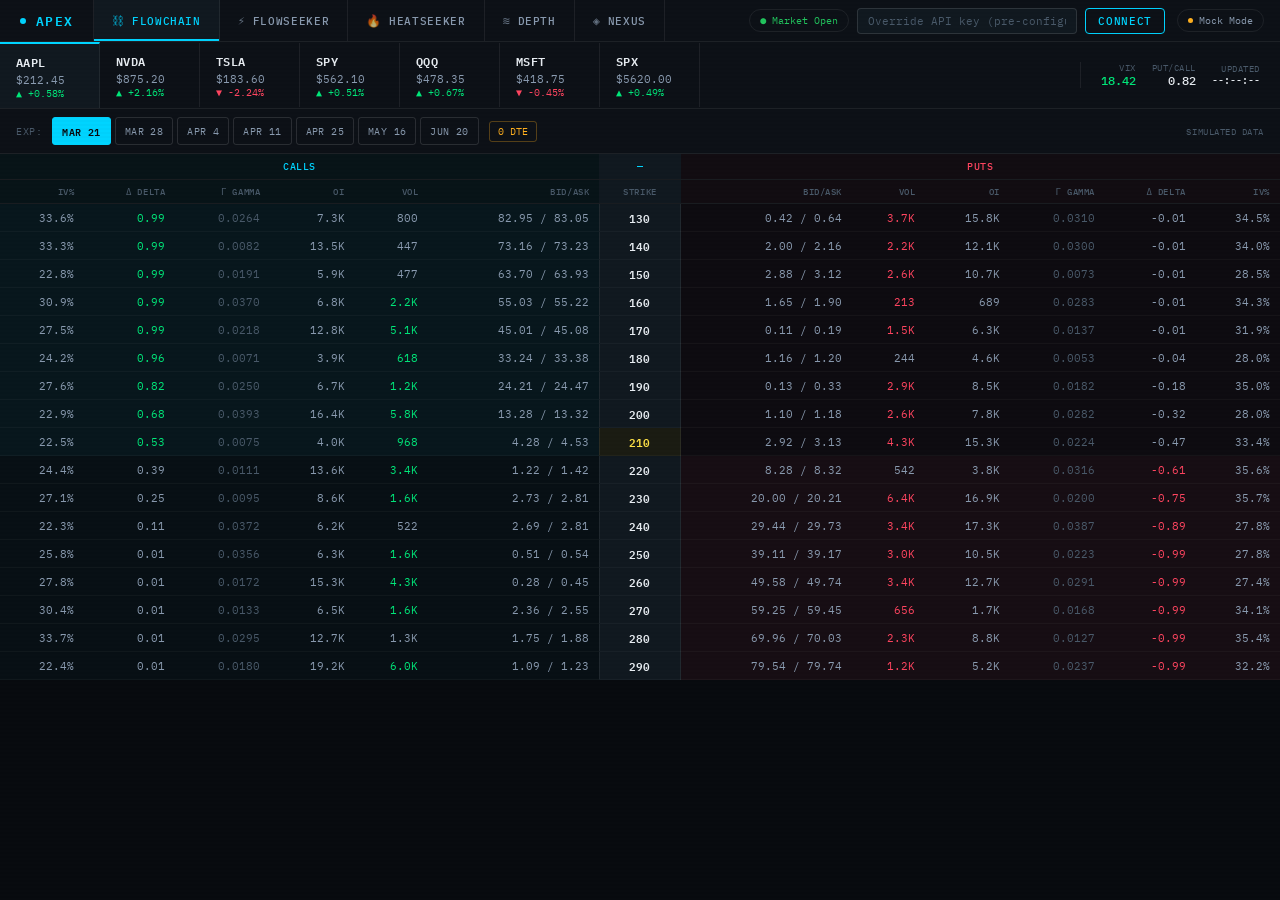
<file: apex-terminal 2/index.html>
<!DOCTYPE html>
<html lang="en">
<head>
  <meta charset="UTF-8">
  <meta name="viewport" content="width=device-width, initial-scale=1.0">
  <title>Apex Terminal — Options Intelligence Platform</title>
  <link rel="preconnect" href="https://fonts.googleapis.com">
  <link href="https://fonts.googleapis.com/css2?family=IBM+Plex+Mono:wght@300;400;500;600&family=IBM+Plex+Sans:wght@300;400;500;600&display=swap" rel="stylesheet">
  <link rel="stylesheet" href="css/styles.css">
</head>
<body>

<!-- HEADER -->
<header>
  <div class="logo">
    <div class="logo-dot"></div>
    APEX
  </div>
  <nav class="nav-tabs">
    <div class="nav-tab active" onclick="switchPanel('chain',this)">
      <span class="tab-icon">⛓</span> FlowChain
    </div>
    <div class="nav-tab" onclick="switchPanel('flow',this)">
      <span class="tab-icon">⚡</span> FlowSeeker<span id="flowNewBadge" style="display:none;background:#ff4560;color:#fff;font-size:9px;font-weight:700;padding:1px 5px;border-radius:9px;margin-left:5px;font-family:var(--mono)">0</span>
    </div>
    <div class="nav-tab" onclick="switchPanel('heat',this)">
      <span class="tab-icon">🔥</span> HeatSeeker
    </div>
    <div class="nav-tab" onclick="switchPanel('depth',this)">
      <span class="tab-icon">≋</span> Depth
    </div>
    <div class="nav-tab" onclick="switchPanel('nexus',this)">
      <span class="tab-icon">◈</span> Nexus
    </div>
  </nav>
  <div class="header-right">
    <div class="api-setup">
      <span id="sessionBadge" style="font-family:var(--mono);font-size:10px;color:var(--text2);padding:4px 10px;border:1px solid var(--border);border-radius:20px;white-space:nowrap">Closed</span>
      <input type="password" class="api-input" id="apiKey" placeholder="Override API key (pre-configured)" autocomplete="off">
      <button class="connect-btn" onclick="connectAPI()">Connect</button>
    </div>
    <div class="status-pill" id="statusPill">
      <div class="status-dot" id="statusDot"></div>
      <span id="statusText">Mock Mode</span>
    </div>
  </div>
</header>

<!-- TICKER BAR -->
<div class="ticker-bar" id="tickerBar">
  <div class="ticker-btn active" onclick="setTicker('AAPL',this)" data-sym="AAPL">
    <span class="ticker-sym">AAPL</span>
    <span class="ticker-price" id="tb-price-AAPL">$212.45</span>
    <span class="ticker-chg up" id="tb-chg-AAPL">▲ +0.58%</span>
  </div>
  <div class="ticker-btn" onclick="setTicker('NVDA',this)" data-sym="NVDA">
    <span class="ticker-sym">NVDA</span>
    <span class="ticker-price" id="tb-price-NVDA">$875.20</span>
    <span class="ticker-chg up" id="tb-chg-NVDA">▲ +2.16%</span>
  </div>
  <div class="ticker-btn" onclick="setTicker('TSLA',this)" data-sym="TSLA">
    <span class="ticker-sym">TSLA</span>
    <span class="ticker-price" id="tb-price-TSLA">$183.60</span>
    <span class="ticker-chg dn" id="tb-chg-TSLA">▼ -2.24%</span>
  </div>
  <div class="ticker-btn" onclick="setTicker('SPY',this)" data-sym="SPY">
    <span class="ticker-sym">SPY</span>
    <span class="ticker-price" id="tb-price-SPY">$562.10</span>
    <span class="ticker-chg up" id="tb-chg-SPY">▲ +0.51%</span>
  </div>
  <div class="ticker-btn" onclick="setTicker('QQQ',this)" data-sym="QQQ">
    <span class="ticker-sym">QQQ</span>
    <span class="ticker-price" id="tb-price-QQQ">$478.35</span>
    <span class="ticker-chg up" id="tb-chg-QQQ">▲ +0.67%</span>
  </div>
  <div class="ticker-btn" onclick="setTicker('MSFT',this)" data-sym="MSFT">
    <span class="ticker-sym">MSFT</span>
    <span class="ticker-price" id="tb-price-MSFT">$418.75</span>
    <span class="ticker-chg dn" id="tb-chg-MSFT">▼ -0.45%</span>
  </div>
  <div class="ticker-btn" onclick="setTicker('SPX',this)" data-sym="SPX">
    <span class="ticker-sym">SPX</span>
    <span class="ticker-price" id="tb-price-SPX">$5620</span>
    <span class="ticker-chg up" id="tb-chg-SPX">▲ +0.49%</span>
  </div>
  <div class="ticker-bar-right">
    <div class="market-stat">
      <span class="ms-label">VIX</span>
      <span class="ms-val up" id="vix-val">18.42</span>
    </div>
    <div class="market-stat">
      <span class="ms-label">Put/Call</span>
      <span class="ms-val" id="pcr-val">0.82</span>
    </div>
    <div class="market-stat">
      <span class="ms-label">Updated</span>
      <span class="ms-val" id="update-time" style="font-size:10px">--:--:--</span>
    </div>
  </div>
</div>

<!-- ── FLOWCHAIN PANEL ── -->
<div id="panel-chain" class="panel active">
  <div class="chain-toolbar">
    <span class="toolbar-label">Exp:</span>
    <div class="exp-group" id="expGroup">
      <button class="exp-btn active">Loading...</button>
    </div>
    <span class="dte-badge" id="dteBadge">0 DTE</span>
    <span class="toolbar-label" style="margin-left:auto;font-size:9px" id="chainSource">simulated data</span>
  </div>
  <div id="chainErr"></div>
  <div class="chain-wrap">
    <table class="chain">
      <thead>
        <tr class="shead">
          <th colspan="6" class="call-h" style="text-align:center;font-size:10px;padding:5px">CALLS</th>
          <th class="str-h">—</th>
          <th colspan="6" class="put-h ph" style="text-align:center;font-size:10px;padding:5px">PUTS</th>
        </tr>
        <tr>
          <th class="call-h">IV%</th><th class="call-h">Δ Delta</th><th class="call-h">Γ Gamma</th>
          <th class="call-h">OI</th><th class="call-h">Vol</th><th class="call-h">Bid/Ask</th>
          <th class="str-h">STRIKE</th>
          <th class="put-h">Bid/Ask</th><th class="put-h">Vol</th><th class="put-h">OI</th>
          <th class="put-h">Γ Gamma</th><th class="put-h">Δ Delta</th><th class="put-h">IV%</th>
        </tr>
      </thead>
      <tbody id="chainBody"><tr><td colspan="13" class="loader">Select a ticker above to load options chain</td></tr></tbody>
    </table>
  </div>
</div>

<!-- ── FLOWSEEKER PANEL ── -->
<div id="panel-flow" class="panel">
  <div class="flow-toolbar">
    <span class="toolbar-label">Filter:</span>
    <button class="chip active" onclick="filterFlow('all',this)">All Flow</button>
    <button class="chip" onclick="filterFlow('call',this)">Calls Only</button>
    <button class="chip" onclick="filterFlow('put',this)">Puts Only</button>
    <button class="chip" onclick="filterFlow('sweep',this)">Sweeps</button>
    <button class="chip" onclick="filterFlow('block',this)">Blocks</button>
    <button class="chip" onclick="filterFlow('unusual',this)">Unusual</button>
    <button class="chip" onclick="filterFlow('bull',this)">Bullish</button>
    <button class="chip" onclick="filterFlow('bear',this)">Bearish</button>
    <span id="flowCount" style="font-size:10px;color:var(--text2);font-family:var(--mono)">0 alerts</span>
    <span id="flowStatus" style="font-size:10px;font-family:var(--mono);padding:3px 9px;border:1px solid var(--border);border-radius:3px;color:var(--text2);margin-left:8px">◌ Simulated</span>
  </div>
  <div id="flowErr"></div>
  <div class="flow-head">
    <div>TIME</div><div>TICKER</div><div>TYPE</div><div>CONTRACT</div>
    <div>SENT</div><div>PREMIUM</div><div>SIZE</div><div>FLAGS</div><div>DETAIL</div>
  </div>
  <div class="flow-list" id="flowList">
    <div class="loader">Waiting for flow data...</div>
  </div>
</div>

<!-- ── HEATSEEKER PANEL ── -->
<div id="panel-heat" class="panel">
  <div class="heat-layout">
    <aside class="heat-sidebar">
      <div class="heat-sidebar-top">HeatSeeker Tickers</div>
      <div class="heat-ticker-list" id="heatTickerList"></div>
    </aside>
    <div class="heat-main">
      <div class="heat-toolbar">
        <span class="toolbar-label">Mode:</span>
        <button class="exp-btn active" onclick="setHeatMode('gex',this)">Gamma Exposure</button>
        <button class="exp-btn" onclick="setHeatMode('oi',this)">Open Interest</button>
        <button class="exp-btn" onclick="setHeatMode('flow',this)">Net Flow</button>
        <button class="exp-btn trinity-btn" onclick="setHeatMode('trinity',this)">⟁ Trinity</button>
        <span class="toolbar-label" style="margin-left:auto" id="heatTicker">SPY</span>
        <span class="toolbar-label" id="heatPrice" style="color:var(--text0)">$562.10</span>
      </div>
      <!-- Single mode canvas -->
      <div class="heat-canvas-wrap" id="singleCanvasWrap">
        <canvas id="heatCanvas"></canvas>
      </div>
      <!-- Trinity Mode -->
      <div id="trinityWrap" style="display:none;flex:1;flex-direction:column;overflow:hidden;min-height:0;">
        <div class="trinity-table-wrap">
          <table class="trinity-tbl" id="trinityTable">
            <thead id="trinityThead"></thead>
            <tbody id="trinityTbody"></tbody>
          </table>
        </div>
      </div>
      <div class="legend-wrap" id="heatLegend">
        <div class="legend-item"><div class="legend-dot legend-pika"></div><span>Pika — Volatility Absorber / Pin Zone</span></div>
        <div class="legend-item"><div class="legend-dot legend-barney"></div><span>Barney — Volatility Amplifier / Explosion Zone</span></div>
        <div class="legend-item" style="margin-left:auto;color:var(--text2)">King Node = strongest magnet for EOD/EOW price</div>
      </div>
      <div class="legend-wrap" id="trinityLegend" style="display:none;flex-wrap:wrap;gap:6px 20px;">
        <div class="legend-item"><div class="legend-dot legend-pika"></div><span>Pika — Dealer Pin / Vol Absorber</span></div>
        <div class="legend-item"><div class="legend-dot legend-barney"></div><span>Barney — Vol Amplifier / Explosion</span></div>
        <div class="legend-item"><div class="legend-dot" style="background:var(--accent)"></div><span>Vanna Bullish</span></div>
        <div class="legend-item"><div class="legend-dot" style="background:var(--red)"></div><span>Vanna Bearish</span></div>
        <div class="legend-item"><div class="legend-dot" style="background:var(--green)"></div><span>Bullish signal</span></div>
        <div class="legend-item"><div class="legend-dot" style="background:#f97316"></div><span>Bearish / Short pressure</span></div>
        <div style="margin-left:auto;font-family:var(--mono);font-size:10px;color:var(--text2)">★ King Node · ATM = yellow row · bars = normalized intensity</div>
      </div>
    </div>
  </div>
</div>

<!-- ── DEPTH PANEL ── -->
<div id="panel-depth" class="panel">
  <div class="chain-toolbar">
    <span class="toolbar-label" id="depthTicker" style="color:var(--text0)">AAPL — Open Interest & GEX by Strike</span>
    <span class="toolbar-label" style="margin-left:auto;font-size:9px;color:var(--text2)">±15% strikes · bars = OI magnitude</span>
  </div>
  <div class="chain-wrap">
    <table class="chain" style="font-size:11px">
      <thead>
        <tr>
          <th colspan="4" style="text-align:center;padding:4px;font-size:10px;color:rgba(0,212,255,.8);background:rgba(0,212,255,.04)">← CALLS</th>
          <th style="text-align:center;background:var(--bg2);color:var(--text1);font-size:10px">STRIKE</th>
          <th colspan="4" style="text-align:center;padding:4px;font-size:10px;color:rgba(255,69,96,.8);background:rgba(255,69,96,.04)">PUTS →</th>
          <th style="text-align:center;font-size:10px;color:var(--text1);background:rgba(253,224,71,.05)">NET GEX</th>
        </tr>
        <tr>
          <th style="text-align:right;background:rgba(0,212,255,.04);color:rgba(0,212,255,.6)">OI</th>
          <th style="text-align:right;width:130px;background:rgba(0,212,255,.04);color:rgba(0,212,255,.5)">OI Bar</th>
          <th style="text-align:right;width:130px;background:rgba(0,212,255,.03);color:rgba(0,212,255,.4)">Vol Bar</th>
          <th style="text-align:right;background:rgba(0,212,255,.03);color:rgba(0,212,255,.5)">Vol</th>
          <th class="str-h">Price</th>
          <th style="background:rgba(255,69,96,.03);color:rgba(255,69,96,.4)">Vol</th>
          <th style="width:130px;background:rgba(255,69,96,.03);color:rgba(255,69,96,.4)">Vol Bar</th>
          <th style="width:130px;background:rgba(255,69,96,.04);color:rgba(255,69,96,.5)">OI Bar</th>
          <th style="background:rgba(255,69,96,.04);color:rgba(255,69,96,.6)">OI</th>
          <th style="background:rgba(253,224,71,.04);color:rgba(253,224,71,.7)">GEX Type</th>
        </tr>
      </thead>
      <tbody id="depthBody">
        <tr><td colspan="10" class="loader">Select a ticker to load depth</td></tr>
      </tbody>
    </table>
  </div>
</div>

<!-- ── NEXUS PANEL ── -->
<div id="panel-nexus" class="panel">
  <div class="nexus-layout">
    <aside class="nexus-sidebar">
      <div class="heat-sidebar-top" style="padding:12px 14px 8px">AI Signal Watchlist</div>
      <div class="nexus-sig-list" id="nexusSigList"></div>
    </aside>
    <div class="nexus-main" id="nexusMain"></div>
  </div>
</div>

<!-- TOAST -->
<div class="toast" id="toast"></div>

<!-- Toast -->
<div class="toast" id="toast"></div>

<!-- JS modules (order matters) -->
<script src="js/state.js"></script>
<script src="js/utils.js"></script>
<script src="js/mockData.js"></script>
<script src="js/api.js"></script>
<script src="js/chain.js"></script>
<script src="js/flow.js"></script>
<script src="js/heatseeker.js"></script>
<script src="js/nexus.js"></script>
<script src="js/app.js"></script>

</body>
</html>
</file>
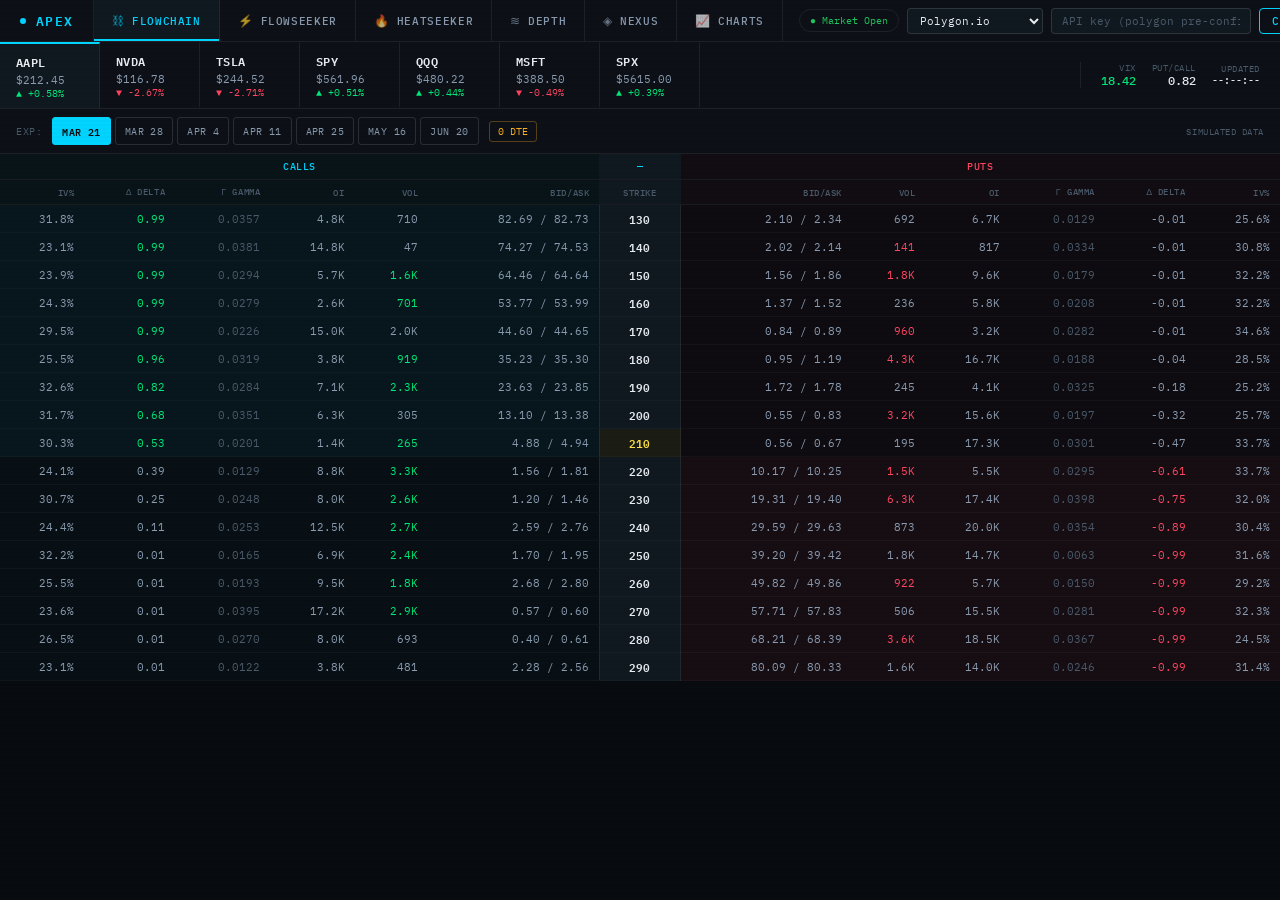
<file: apex-terminal/index.html>
<!DOCTYPE html>
<html lang="en">
<head>
  <meta charset="UTF-8">
  <meta name="viewport" content="width=device-width, initial-scale=1.0">
  <title>Apex Terminal — Options Intelligence Platform</title>
  <link rel="preconnect" href="https://fonts.googleapis.com">
  <link href="https://fonts.googleapis.com/css2?family=IBM+Plex+Mono:wght@300;400;500;600&family=IBM+Plex+Sans:wght@300;400;500;600&display=swap" rel="stylesheet">
  <link rel="stylesheet" href="css/styles.css">
</head>
<body>

<!-- HEADER -->
<header>
  <div class="logo">
    <div class="logo-dot"></div>
    APEX
  </div>
  <nav class="nav-tabs">
    <div class="nav-tab active" onclick="switchPanel('chain',this)">
      <span class="tab-icon">⛓</span> FlowChain
    </div>
    <div class="nav-tab" onclick="switchPanel('flow',this)">
      <span class="tab-icon">⚡</span> FlowSeeker<span id="flowNewBadge" style="display:none;background:#ff4560;color:#fff;font-size:9px;font-weight:700;padding:1px 5px;border-radius:9px;margin-left:5px;font-family:var(--mono)">0</span>
    </div>
    <div class="nav-tab" onclick="switchPanel('heat',this)">
      <span class="tab-icon">🔥</span> HeatSeeker
    </div>
    <div class="nav-tab" onclick="switchPanel('depth',this)">
      <span class="tab-icon">≋</span> Depth
    </div>
    <div class="nav-tab" onclick="switchPanel('nexus',this)">
      <span class="tab-icon">◈</span> Nexus
    </div>
    <div class="nav-tab" onclick="switchPanel('charts',this)">
      <span class="tab-icon">📈</span> Charts
    </div>
  </nav>
  <div class="header-right">
    <div class="api-setup">
      <span id="sessionBadge" style="font-family:var(--mono);font-size:10px;color:var(--text2);padding:4px 10px;border:1px solid var(--border);border-radius:20px;white-space:nowrap">Closed</span>
      <select id="providerSel" onchange="onProviderChange()" style="background:var(--bg2);border:1px solid var(--border2);color:var(--text0);font-family:var(--mono);font-size:11px;padding:4px 8px;border-radius:4px;cursor:pointer">
        <option value="polygon">Polygon.io</option>
        <option value="marketdata">MarketData.app</option>
        <option value="tradier">Tradier</option>
      </select>
      <input type="password" class="api-input" id="apiKeyInput" placeholder="API key (polygon pre-configured)" autocomplete="off" style="width:200px">
      <button class="connect-btn" onclick="connectAPI()">Connect</button>
    </div>
    <div class="status-pill" id="statusPill">
      <div class="status-dot" id="statusDot"></div>
      <span id="statusText">Mock Mode</span>
    </div>
  </div>
</header>

<!-- TICKER BAR -->
<div class="ticker-bar" id="tickerBar">
  <div class="ticker-btn active" onclick="setTicker('AAPL',this)" data-sym="AAPL">
    <span class="ticker-sym">AAPL</span>
    <span class="ticker-price" id="tb-price-AAPL">$212.45</span>
    <span class="ticker-chg up" id="tb-chg-AAPL">▲ +0.58%</span>
  </div>
  <div class="ticker-btn" onclick="setTicker('NVDA',this)" data-sym="NVDA">
    <span class="ticker-sym">NVDA</span>
    <span class="ticker-price" id="tb-price-NVDA">$116.78</span>
    <span class="ticker-chg dn" id="tb-chg-NVDA">▼ -2.67%</span>
  </div>
  <div class="ticker-btn" onclick="setTicker('TSLA',this)" data-sym="TSLA">
    <span class="ticker-sym">TSLA</span>
    <span class="ticker-price" id="tb-price-TSLA">$244.52</span>
    <span class="ticker-chg dn" id="tb-chg-TSLA">▼ -2.71%</span>
  </div>
  <div class="ticker-btn" onclick="setTicker('SPY',this)" data-sym="SPY">
    <span class="ticker-sym">SPY</span>
    <span class="ticker-price" id="tb-price-SPY">$562.10</span>
    <span class="ticker-chg up" id="tb-chg-SPY">▲ +0.51%</span>
  </div>
  <div class="ticker-btn" onclick="setTicker('QQQ',this)" data-sym="QQQ">
    <span class="ticker-sym">QQQ</span>
    <span class="ticker-price" id="tb-price-QQQ">$480.22</span>
    <span class="ticker-chg up" id="tb-chg-QQQ">▲ +0.67%</span>
  </div>
  <div class="ticker-btn" onclick="setTicker('MSFT',this)" data-sym="MSFT">
    <span class="ticker-sym">MSFT</span>
    <span class="ticker-price" id="tb-price-MSFT">$388.50</span>
    <span class="ticker-chg dn" id="tb-chg-MSFT">▼ -0.45%</span>
  </div>
  <div class="ticker-btn" onclick="setTicker('SPX',this)" data-sym="SPX">
    <span class="ticker-sym">SPX</span>
    <span class="ticker-price" id="tb-price-SPX">$5615</span>
    <span class="ticker-chg up" id="tb-chg-SPX">▲ +0.49%</span>
  </div>
  <div class="ticker-bar-right">
    <div class="market-stat">
      <span class="ms-label">VIX</span>
      <span class="ms-val up" id="vix-val">18.42</span>
    </div>
    <div class="market-stat">
      <span class="ms-label">Put/Call</span>
      <span class="ms-val" id="pcr-val">0.82</span>
    </div>
    <div class="market-stat">
      <span class="ms-label">Updated</span>
      <span class="ms-val" id="update-time" style="font-size:10px">--:--:--</span>
    </div>
  </div>
</div>

<!-- ── FLOWCHAIN PANEL ── -->
<div id="panel-chain" class="panel active">
  <div class="chain-toolbar">
    <span class="toolbar-label">Exp:</span>
    <div class="exp-group" id="expGroup">
      <button class="exp-btn active">Loading...</button>
    </div>
    <span class="dte-badge" id="dteBadge">0 DTE</span>
    <span class="toolbar-label" style="margin-left:auto;font-size:9px" id="chainSource">simulated data</span>
  </div>
  <div id="chainErr"></div>
  <div class="chain-wrap">
    <table class="chain">
      <thead>
        <tr class="shead">
          <th colspan="6" class="call-h" style="text-align:center;font-size:10px;padding:5px">CALLS</th>
          <th class="str-h">—</th>
          <th colspan="6" class="put-h ph" style="text-align:center;font-size:10px;padding:5px">PUTS</th>
        </tr>
        <tr>
          <th class="call-h">IV%</th><th class="call-h">Δ Delta</th><th class="call-h">Γ Gamma</th>
          <th class="call-h">OI</th><th class="call-h">Vol</th><th class="call-h">Bid/Ask</th>
          <th class="str-h">STRIKE</th>
          <th class="put-h">Bid/Ask</th><th class="put-h">Vol</th><th class="put-h">OI</th>
          <th class="put-h">Γ Gamma</th><th class="put-h">Δ Delta</th><th class="put-h">IV%</th>
        </tr>
      </thead>
      <tbody id="chainBody"><tr><td colspan="13" class="loader">Select a ticker above to load options chain</td></tr></tbody>
    </table>
  </div>
</div>

<!-- ── FLOWSEEKER PANEL ── -->
<div id="panel-flow" class="panel">
  <div class="flow-toolbar">
    <span class="toolbar-label">Filter:</span>
    <button class="chip active" onclick="filterFlow('all',this)">All Flow</button>
    <button class="chip" onclick="filterFlow('call',this)">Calls Only</button>
    <button class="chip" onclick="filterFlow('put',this)">Puts Only</button>
    <button class="chip" onclick="filterFlow('sweep',this)">Sweeps</button>
    <button class="chip" onclick="filterFlow('block',this)">Blocks</button>
    <button class="chip" onclick="filterFlow('unusual',this)">Unusual</button>
    <button class="chip" onclick="filterFlow('bull',this)">Bullish</button>
    <button class="chip" onclick="filterFlow('bear',this)">Bearish</button>
    <span id="flowCount" style="font-size:10px;color:var(--text2);font-family:var(--mono)">0 alerts</span>
    <span id="flowStatus" style="font-size:10px;font-family:var(--mono);padding:3px 9px;border:1px solid var(--border);border-radius:3px;color:var(--text2);margin-left:8px">◌ Simulated</span>
  </div>
  <div id="flowErr"></div>
  <div class="flow-head">
    <div>TIME</div><div>TICKER</div><div>TYPE</div><div>CONTRACT</div>
    <div>SENT</div><div>PREMIUM</div><div>SIZE</div><div>FLAGS</div><div>DETAIL</div>
  </div>
  <div class="flow-list" id="flowList">
    <div class="loader">Waiting for flow data...</div>
  </div>
</div>

<!-- ── HEATSEEKER PANEL ── -->
<div id="panel-heat" class="panel">
  <div class="heat-layout">
    <aside class="heat-sidebar">
      <div class="heat-sidebar-top">HeatSeeker Tickers</div>
      <div class="heat-ticker-list" id="heatTickerList"></div>
    </aside>
    <div class="heat-main">
      <div class="heat-toolbar">
        <span class="toolbar-label">Mode:</span>
        <button class="exp-btn active" onclick="setHeatMode('gex',this)">Gamma Exposure</button>
        <button class="exp-btn" onclick="setHeatMode('oi',this)">Open Interest</button>
        <button class="exp-btn" onclick="setHeatMode('flow',this)">Net Flow</button>
        <button class="exp-btn trinity-btn" onclick="setHeatMode('trinity',this)">⟁ Trinity</button>
        <span class="toolbar-label" style="margin-left:auto" id="heatTicker">SPY</span>
        <span class="toolbar-label" id="heatPrice" style="color:var(--text0)">$562.10</span>
      </div>
      <!-- Single mode canvas -->
      <div class="heat-canvas-wrap" id="singleCanvasWrap">
        <canvas id="heatCanvas"></canvas>
      </div>
      <!-- Trinity Mode -->
      <div id="trinityWrap" style="display:none;flex:1;flex-direction:column;overflow:hidden;min-height:0;">
        <div class="trinity-table-wrap">
          <table class="trinity-tbl" id="trinityTable">
            <thead id="trinityThead"></thead>
            <tbody id="trinityTbody"></tbody>
          </table>
        </div>
      </div>
      <div class="legend-wrap" id="heatLegend">
        <div class="legend-item"><div class="legend-dot legend-pika"></div><span>Pika — Volatility Absorber / Pin Zone</span></div>
        <div class="legend-item"><div class="legend-dot legend-barney"></div><span>Barney — Volatility Amplifier / Explosion Zone</span></div>
        <div class="legend-item" style="margin-left:auto;color:var(--text2)">King Node = strongest magnet for EOD/EOW price</div>
      </div>
      <div class="legend-wrap" id="trinityLegend" style="display:none;flex-wrap:wrap;gap:6px 20px;">
        <div class="legend-item"><div class="legend-dot legend-pika"></div><span>Pika — Dealer Pin / Vol Absorber</span></div>
        <div class="legend-item"><div class="legend-dot legend-barney"></div><span>Barney — Vol Amplifier / Explosion</span></div>
        <div class="legend-item"><div class="legend-dot" style="background:var(--accent)"></div><span>Vanna Bullish</span></div>
        <div class="legend-item"><div class="legend-dot" style="background:var(--red)"></div><span>Vanna Bearish</span></div>
        <div class="legend-item"><div class="legend-dot" style="background:var(--green)"></div><span>Bullish signal</span></div>
        <div class="legend-item"><div class="legend-dot" style="background:#f97316"></div><span>Bearish / Short pressure</span></div>
        <div style="margin-left:auto;font-family:var(--mono);font-size:10px;color:var(--text2)">★ King Node · ATM = yellow row · bars = normalized intensity</div>
      </div>
    </div>
  </div>
</div>

<!-- ── DEPTH PANEL ── -->
<div id="panel-depth" class="panel">
  <div class="chain-toolbar">
    <span class="toolbar-label" id="depthTicker" style="color:var(--text0)">AAPL — Open Interest & GEX by Strike</span>
    <span class="toolbar-label" style="margin-left:auto;font-size:9px;color:var(--text2)">±15% strikes · bars = OI magnitude</span>
  </div>
  <div class="chain-wrap">
    <table class="chain" style="font-size:11px">
      <thead>
        <tr>
          <th colspan="4" style="text-align:center;padding:4px;font-size:10px;color:rgba(0,212,255,.8);background:rgba(0,212,255,.04)">← CALLS</th>
          <th style="text-align:center;background:var(--bg2);color:var(--text1);font-size:10px">STRIKE</th>
          <th colspan="4" style="text-align:center;padding:4px;font-size:10px;color:rgba(255,69,96,.8);background:rgba(255,69,96,.04)">PUTS →</th>
          <th style="text-align:center;font-size:10px;color:var(--text1);background:rgba(253,224,71,.05)">NET GEX</th>
        </tr>
        <tr>
          <th style="text-align:right;background:rgba(0,212,255,.04);color:rgba(0,212,255,.6)">OI</th>
          <th style="text-align:right;width:130px;background:rgba(0,212,255,.04);color:rgba(0,212,255,.5)">OI Bar</th>
          <th style="text-align:right;width:130px;background:rgba(0,212,255,.03);color:rgba(0,212,255,.4)">Vol Bar</th>
          <th style="text-align:right;background:rgba(0,212,255,.03);color:rgba(0,212,255,.5)">Vol</th>
          <th class="str-h">Price</th>
          <th style="background:rgba(255,69,96,.03);color:rgba(255,69,96,.4)">Vol</th>
          <th style="width:130px;background:rgba(255,69,96,.03);color:rgba(255,69,96,.4)">Vol Bar</th>
          <th style="width:130px;background:rgba(255,69,96,.04);color:rgba(255,69,96,.5)">OI Bar</th>
          <th style="background:rgba(255,69,96,.04);color:rgba(255,69,96,.6)">OI</th>
          <th style="background:rgba(253,224,71,.04);color:rgba(253,224,71,.7)">GEX Type</th>
        </tr>
      </thead>
      <tbody id="depthBody">
        <tr><td colspan="10" class="loader">Select a ticker to load depth</td></tr>
      </tbody>
    </table>
  </div>
</div>

<!-- ── NEXUS PANEL ── -->
<div id="panel-nexus" class="panel">
  <div class="nexus-layout">
    <aside class="nexus-sidebar">
      <div class="heat-sidebar-top" style="padding:12px 14px 8px">AI Signal Watchlist</div>
      <div class="nexus-sig-list" id="nexusSigList"></div>
    </aside>
    <div class="nexus-main" id="nexusMain"></div>
  </div>
</div>


<!-- ── CHARTS PANEL ── -->
<div id="panel-charts" class="panel">
  <div class="chain-toolbar" style="gap:12px;flex-wrap:wrap">
    <span class="toolbar-label">Ticker:</span>
    <div style="display:flex;gap:4px;flex-wrap:wrap" id="chart-ticker-btns">
      <button class="exp-btn active" onclick="setChartTicker('AAPL',this)">AAPL</button>
      <button class="exp-btn" onclick="setChartTicker('NVDA',this)">NVDA</button>
      <button class="exp-btn" onclick="setChartTicker('TSLA',this)">TSLA</button>
      <button class="exp-btn" onclick="setChartTicker('SPY',this)">SPY</button>
      <button class="exp-btn" onclick="setChartTicker('QQQ',this)">QQQ</button>
      <button class="exp-btn" onclick="setChartTicker('MSFT',this)">MSFT</button>
      <button class="exp-btn" onclick="setChartTicker('SPX',this)">SPX</button>
    </div>
    <span class="toolbar-label" style="margin-left:8px">Interval:</span>
    <div style="display:flex;gap:4px">
      <button class="exp-btn" onclick="setChartInterval('1',this)">1m</button>
      <button class="exp-btn" onclick="setChartInterval('5',this)">5m</button>
      <button class="exp-btn" onclick="setChartInterval('15',this)">15m</button>
      <button class="exp-btn" onclick="setChartInterval('60',this)">1H</button>
      <button class="exp-btn active" onclick="setChartInterval('D',this)">1D</button>
      <button class="exp-btn" onclick="setChartInterval('W',this)">1W</button>
    </div>
    <span class="toolbar-label" style="margin-left:8px">Theme: Dark · TradingView</span>
  </div>
  <div style="flex:1;position:relative;overflow:hidden" id="tv-chart-wrap">
    <div id="tv-chart-container" style="width:100%;height:100%"></div>
  </div>
</div>

<!-- TOAST -->
<div class="toast" id="toast"></div>

<!-- JS modules (order matters) -->
<script src="js/state.js"></script>
<script src="js/utils.js"></script>
<script src="js/mockData.js"></script>
<script src="js/api.js"></script>
<script src="js/chain.js"></script>
<script src="js/flow.js"></script>
<script src="js/heatseeker.js"></script>
<script src="js/nexus.js"></script>
<script src="js/charts.js"></script>
<script src="js/app.js"></script>

</body>
</html>
</file>
<file: apex-terminal 2/css/styles.css>
:root {
  --bg0: #080b0f;
  --bg1: #0d1117;
  --bg2: #111920;
  --bg3: #162030;
  --border: rgba(255,255,255,0.07);
  --border2: rgba(255,255,255,0.12);
  --text0: #e8edf2;
  --text1: #8a9bb0;
  --text2: #4a5a6a;
  --accent: #00d4ff;
  --accent2: #0099cc;
  --green: #00e87a;
  --red: #ff4560;
  --amber: #ffb020;
  --purple: #a855f7;
  --yellow: #fde047;
  --mono: 'IBM Plex Mono', monospace;
  --sans: 'IBM Plex Sans', sans-serif;
}
*, *::before, *::after { box-sizing: border-box; margin: 0; padding: 0; }
html { font-size: 13px; background: var(--bg0); color: var(--text0); font-family: var(--sans); }
body { min-height: 100vh; display: flex; flex-direction: column; overflow-x: hidden; }

/* ── SCANLINE OVERLAY ── */
body::before {
  content: '';
  position: fixed; inset: 0; pointer-events: none; z-index: 999;
  background: repeating-linear-gradient(0deg, transparent, transparent 2px, rgba(0,0,0,0.015) 2px, rgba(0,0,0,0.015) 4px);
}

/* ── HEADER ── */
header {
  display: flex; align-items: center; gap: 0;
  height: 42px; background: var(--bg1);
  border-bottom: 1px solid var(--border);
  position: sticky; top: 0; z-index: 100;
}
.logo {
  display: flex; align-items: center; gap: 10px;
  padding: 0 20px; height: 100%;
  border-right: 1px solid var(--border);
  font-family: var(--mono); font-size: 13px; font-weight: 600;
  color: var(--accent); letter-spacing: 0.1em; text-transform: uppercase;
  white-space: nowrap;
}
.logo-dot { width: 6px; height: 6px; background: var(--accent); border-radius: 50%; animation: blink 2s ease-in-out infinite; }
@keyframes blink { 0%,100%{opacity:1} 50%{opacity:.3} }

.nav-tabs { display: flex; height: 100%; }
.nav-tab {
  display: flex; align-items: center; gap: 7px;
  padding: 0 18px; height: 100%; cursor: pointer;
  font-family: var(--mono); font-size: 11px; font-weight: 500;
  color: var(--text1); border-right: 1px solid var(--border);
  transition: all .2s; white-space: nowrap; text-transform: uppercase; letter-spacing: 0.06em;
  position: relative;
}
.nav-tab:hover { color: var(--text0); background: var(--bg2); }
.nav-tab.active { color: var(--accent); background: var(--bg2); }
.nav-tab.active::after {
  content: ''; position: absolute; bottom: 0; left: 0; right: 0; height: 2px;
  background: var(--accent);
}
.nav-tab .tab-icon { font-size: 12px; opacity: .7; }

.header-right {
  display: flex; align-items: center; gap: 12px;
  margin-left: auto; padding: 0 16px;
}
.api-setup {
  display: flex; align-items: center; gap: 8px;
}
.api-input {
  background: var(--bg2); border: 1px solid var(--border2);
  color: var(--text0); font-family: var(--mono); font-size: 11px;
  padding: 5px 10px; border-radius: 4px; width: 220px; outline: none;
  transition: border-color .2s;
}
.api-input:focus { border-color: var(--accent); }
.api-input::placeholder { color: var(--text2); }
.connect-btn {
  background: transparent; border: 1px solid var(--accent);
  color: var(--accent); font-family: var(--mono); font-size: 11px;
  font-weight: 500; padding: 5px 12px; border-radius: 4px;
  cursor: pointer; transition: all .2s; text-transform: uppercase; letter-spacing: .06em;
}
.connect-btn:hover { background: var(--accent); color: var(--bg0); }
.status-pill {
  display: flex; align-items: center; gap: 6px;
  font-family: var(--mono); font-size: 10px; color: var(--text1);
  padding: 4px 10px; border-radius: 20px;
  border: 1px solid var(--border);
  white-space: nowrap;
}
.status-dot { width: 5px; height: 5px; border-radius: 50%; background: var(--amber); }
.status-dot.live { background: var(--green); animation: blink 1.5s ease-in-out infinite; }
.status-dot.err { background: var(--red); }

/* ── TICKER BAR ── */
.ticker-bar {
  display: flex; align-items: center; gap: 0;
  background: var(--bg1); border-bottom: 1px solid var(--border);
  overflow-x: auto; scrollbar-width: none;
}
.ticker-bar::-webkit-scrollbar { display: none; }
.ticker-btn {
  display: flex; flex-direction: column; align-items: flex-start;
  padding: 8px 16px; border-right: 1px solid var(--border);
  cursor: pointer; transition: all .15s; min-width: 100px;
  background: transparent;
}
.ticker-btn:hover { background: var(--bg2); }
.ticker-btn.active { background: var(--bg2); border-top: 2px solid var(--accent); }
.ticker-sym {
  font-family: var(--mono); font-size: 12px; font-weight: 600;
  color: var(--text0); letter-spacing: .04em;
}
.ticker-price { font-family: var(--mono); font-size: 11px; color: var(--text1); margin-top: 1px; }
.ticker-chg { font-family: var(--mono); font-size: 10px; }
.ticker-chg.up { color: var(--green); }
.ticker-chg.dn { color: var(--red); }

.ticker-bar-right {
  margin-left: auto; display: flex; align-items: center; gap: 16px;
  padding: 0 20px; border-left: 1px solid var(--border); white-space: nowrap;
}
.market-stat { display: flex; flex-direction: column; align-items: flex-end; }
.ms-label { font-size: 9px; color: var(--text2); font-family: var(--mono); text-transform: uppercase; letter-spacing: .06em; }
.ms-val { font-size: 12px; font-family: var(--mono); color: var(--text0); font-weight: 500; }

/* ── PANELS ── */
.panel { display: none; flex: 1; overflow: hidden; }
.panel.active { display: flex; flex-direction: column; }

/* ── CHAIN PANEL ── */
.chain-toolbar {
  display: flex; align-items: center; gap: 10px; flex-wrap: wrap;
  padding: 8px 16px; background: var(--bg1); border-bottom: 1px solid var(--border);
}
.exp-group { display: flex; gap: 4px; flex-wrap: wrap; }
.exp-btn {
  background: transparent; border: 1px solid var(--border2);
  color: var(--text1); font-family: var(--mono); font-size: 10px;
  padding: 4px 9px; border-radius: 3px; cursor: pointer;
  transition: all .15s; text-transform: uppercase; letter-spacing: .04em;
}
.exp-btn:hover { border-color: var(--accent2); color: var(--text0); }
.exp-btn.active { background: var(--accent); border-color: var(--accent); color: var(--bg0); font-weight: 600; }
.toolbar-label { font-size: 10px; color: var(--text2); font-family: var(--mono); text-transform: uppercase; letter-spacing: .06em; }
.dte-badge {
  font-family: var(--mono); font-size: 10px; color: var(--amber);
  border: 1px solid rgba(255,176,32,.3); padding: 3px 8px; border-radius: 3px;
}
.chain-wrap { flex: 1; overflow-y: auto; overflow-x: auto; scrollbar-width: thin; scrollbar-color: var(--bg3) transparent; }
.chain-wrap::-webkit-scrollbar { width: 6px; height: 6px; }
.chain-wrap::-webkit-scrollbar-track { background: transparent; }
.chain-wrap::-webkit-scrollbar-thumb { background: var(--bg3); border-radius: 3px; }
table.chain { width: 100%; border-collapse: collapse; font-family: var(--mono); font-size: 11px; }
.chain th {
  position: sticky; top: 0; z-index: 10;
  padding: 6px 10px; text-align: right; font-size: 9px; font-weight: 500;
  color: var(--text2); white-space: nowrap; letter-spacing: .06em; text-transform: uppercase;
  border-bottom: 1px solid var(--border);
}
.chain th.call-h { background: rgba(0,212,255,.04); }
.chain th.put-h  { background: rgba(255,69,96,.04); }
.chain th.str-h  { background: var(--bg2); text-align: center; }
.chain .shead th { font-size: 10px; color: var(--accent); }
.chain .shead .ph { color: var(--red); }
.chain td {
  padding: 4px 10px; text-align: right; border-bottom: 1px solid rgba(255,255,255,.03);
  white-space: nowrap; transition: background .1s;
}
.chain tr:hover td { background: rgba(255,255,255,.03); }
.chain td.str {
  text-align: center; background: var(--bg2); color: var(--text0);
  font-weight: 600; border-left: 1px solid var(--border); border-right: 1px solid var(--border);
}
.chain td.atm { background: rgba(253,224,71,.08); color: var(--yellow); }
.chain td.cs { background: rgba(0,212,255,.025); }
.chain td.ps { background: rgba(255,69,96,.025); }
.chain tr.itm-c td.cs { background: rgba(0,212,255,.06); }
.chain tr.itm-p td.ps { background: rgba(255,69,96,.06); }
.up { color: var(--green); }
.dn { color: var(--red); }
.dim { color: var(--text1); }
.dim2 { color: var(--text2); }
.loader { padding: 60px; text-align: center; color: var(--text2); font-family: var(--mono); font-size: 12px; }
.err-bar {
  background: rgba(255,69,96,.1); border-bottom: 1px solid rgba(255,69,96,.2);
  padding: 6px 16px; font-size: 11px; color: var(--red); font-family: var(--mono);
}

/* ── FLOW PANEL ── */
.flow-toolbar {
  display: flex; align-items: center; gap: 8px; flex-wrap: wrap;
  padding: 8px 16px; background: var(--bg1); border-bottom: 1px solid var(--border);
}
.chip {
  background: transparent; border: 1px solid var(--border2);
  color: var(--text1); font-family: var(--mono); font-size: 10px;
  padding: 4px 10px; border-radius: 20px; cursor: pointer;
  transition: all .15s; letter-spacing: .04em;
}
.chip:hover { border-color: var(--accent2); color: var(--text0); }
.chip.active { background: var(--bg3); border-color: var(--border2); color: var(--text0); }
.flow-list { flex: 1; overflow-y: auto; scrollbar-width: thin; scrollbar-color: var(--bg3) transparent; }
.flow-list::-webkit-scrollbar { width: 6px; }
.flow-list::-webkit-scrollbar-thumb { background: var(--bg3); border-radius: 3px; }
.flow-head, .flow-row {
  display: grid;
  grid-template-columns: 52px 56px 54px 80px 56px 76px 64px 90px 1fr;
  gap: 0; padding: 5px 16px;
  border-bottom: 1px solid var(--border);
  align-items: center;
}
.flow-head {
  background: var(--bg2); font-size: 9px; color: var(--text2);
  font-family: var(--mono); text-transform: uppercase; letter-spacing: .08em;
  position: sticky; top: 0; z-index: 5;
}
.flow-row { font-size: 11px; font-family: var(--mono); cursor: pointer; transition: background .1s; }
.flow-row:hover { background: var(--bg2); }
.flow-row.new-row { animation: flashRow .6s ease-out; }
@keyframes flashRow { from { background: rgba(0,212,255,.1); } to { background: transparent; } }
.badge {
  display: inline-block; padding: 2px 6px; border-radius: 3px;
  font-size: 9px; font-weight: 600; letter-spacing: .04em;
}
.badge-call { background: rgba(0,212,255,.15); color: var(--accent); }
.badge-put  { background: rgba(255,69,96,.15); color: var(--red); }
.badge-sweep { background: rgba(255,176,32,.15); color: var(--amber); }
.badge-block { background: rgba(168,85,247,.15); color: var(--purple); }
.badge-unusual { background: rgba(0,232,122,.15); color: var(--green); }
.badge-bull { background: rgba(0,232,122,.12); color: var(--green); }
.badge-bear { background: rgba(255,69,96,.12); color: var(--red); }
.prem-big { color: var(--amber); font-weight: 600; }

/* ── HEATSEEKER PANEL ── */
.heat-layout { display: flex; flex: 1; overflow: hidden; }
.heat-sidebar {
  width: 280px; min-width: 220px; background: var(--bg1);
  border-right: 1px solid var(--border); display: flex; flex-direction: column;
  overflow-y: auto; scrollbar-width: thin; scrollbar-color: var(--bg3) transparent;
}
.heat-sidebar::-webkit-scrollbar { width: 4px; }
.heat-sidebar::-webkit-scrollbar-thumb { background: var(--bg3); }
.heat-sidebar-top {
  padding: 12px 14px 8px; border-bottom: 1px solid var(--border);
  font-family: var(--mono); font-size: 10px; color: var(--text2);
  text-transform: uppercase; letter-spacing: .08em;
}
.heat-ticker-list { flex: 1; }
.heat-ticker-item {
  display: flex; align-items: center; justify-content: space-between;
  padding: 9px 14px; border-bottom: 1px solid var(--border);
  cursor: pointer; transition: background .15s;
}
.heat-ticker-item:hover { background: var(--bg2); }
.heat-ticker-item.active { background: var(--bg2); border-left: 2px solid var(--accent); }
.ht-sym { font-family: var(--mono); font-size: 12px; font-weight: 600; color: var(--text0); }
.ht-meta { text-align: right; }
.ht-price { font-family: var(--mono); font-size: 11px; color: var(--text1); }
.ht-chg { font-family: var(--mono); font-size: 10px; }

.heat-main { flex: 1; display: flex; flex-direction: column; overflow: hidden; min-height: 0; }
.heat-toolbar {
  display: flex; align-items: center; gap: 10px; flex-wrap: wrap;
  padding: 8px 16px; background: var(--bg1); border-bottom: 1px solid var(--border);
  flex-shrink: 0;
}
.heat-canvas-wrap { flex: 1; position: relative; overflow: hidden; min-height: 0; }
#heat-canvas { display: block; width: 100%; height: 100%; }

.legend-wrap {
  display: flex; align-items: center; gap: 16px;
  padding: 8px 16px; border-top: 1px solid var(--border);
  font-family: var(--mono); font-size: 10px; color: var(--text1);
  flex-shrink: 0;
}
.legend-item { display: flex; align-items: center; gap: 6px; }
.legend-dot { width: 10px; height: 10px; border-radius: 50%; }
.legend-pika { background: var(--yellow); }
.legend-barney { background: var(--purple); }

/* ── TRINITY MODE TABLE ── */
.trinity-btn {
  background: linear-gradient(135deg, rgba(253,224,71,.15), rgba(168,85,247,.15)) !important;
  border-color: rgba(253,224,71,.4) !important;
  color: var(--yellow) !important;
  font-weight: 600 !important;
  letter-spacing: .08em;
}
.trinity-btn.active {
  background: linear-gradient(135deg, rgba(253,224,71,.3), rgba(168,85,247,.35)) !important;
  border-color: var(--yellow) !important;
  color: var(--yellow) !important;
}
.trinity-table-wrap {
  flex: 1; overflow: auto;
  scrollbar-width: thin; scrollbar-color: var(--bg3) transparent;
}
.trinity-table-wrap::-webkit-scrollbar { width:6px; height:6px; }
.trinity-table-wrap::-webkit-scrollbar-thumb { background:var(--bg3); border-radius:3px; }
table.trinity-tbl { width:100%; border-collapse:collapse; font-family:var(--mono); font-size:11px; }
.trinity-tbl thead th {
  position: sticky; top:0; z-index:10;
  padding: 5px 10px; text-align:right; white-space:nowrap;
  border-bottom: 1px solid var(--border); font-size:10px; font-weight:500; letter-spacing:.05em;
}
.trinity-tbl thead tr.th-group th { font-size:10px; text-align:center; padding:4px 6px; border-bottom: 1px solid var(--border2); }
.trinity-tbl thead tr.th-group th.th-strike { background:var(--bg2); }
.trinity-tbl thead tr.th-cols th { background:var(--bg1); }
.trinity-tbl thead tr.th-cols th.th-strike { background:var(--bg2); text-align:center; }
.th-gex-g  { background:rgba(253,224,71,.06); color:var(--yellow) !important; }
.th-vanna-g { background:rgba(0,212,255,.06); color:var(--accent) !important; }
.th-dex-g  { background:rgba(0,232,122,.06); color:var(--green) !important; }
.th-flow-g { background:rgba(249,115,22,.06); color:#f97316 !important; }
.th-comp-g { background:rgba(255,255,255,.04); color:var(--text1) !important; }
.trinity-tbl tbody tr {
  border-bottom: 1px solid rgba(255,255,255,.03);
  cursor:pointer; transition:background .1s;
}
.trinity-tbl tbody tr:hover { background:rgba(255,255,255,.03); }
.trinity-tbl tbody tr.tr-atm { background:rgba(253,224,71,.06) !important; }
.trinity-tbl tbody tr.tr-atm:hover { background:rgba(253,224,71,.1) !important; }
.trinity-tbl tbody tr.tr-king td.td-strike { color:var(--yellow) !important; }
.trinity-tbl td {
  padding: 3px 10px; text-align:right; white-space:nowrap; font-size:11px;
}
.trinity-tbl td.td-strike {
  text-align:center; background:var(--bg2); font-weight:600; color:var(--text0);
  border-left:1px solid var(--border); border-right:1px solid var(--border);
  position:sticky; left:0; z-index:2; min-width:62px;
}
.trinity-tbl td.td-strike .king-badge {
  display:inline-block; font-size:9px; color:var(--yellow);
  margin-left:4px; vertical-align:middle;
}
.trinity-tbl td.td-strike .atm-badge {
  display:inline-block; font-size:8px; color:var(--yellow);
  background:rgba(253,224,71,.15); padding:1px 4px; border-radius:2px;
  margin-left:3px; vertical-align:middle;
}
/* GEX cols */
.td-gex { background:rgba(253,224,71,.025); }
/* Vanna cols */
.td-vanna { background:rgba(0,212,255,.025); }
/* DEX cols */
.td-dex { background:rgba(0,232,122,.025); }
/* Flow cols */
.td-flow { background:rgba(249,115,22,.025); }
/* Composite */
.td-comp { }
/* Inline sparkbar */
.spark-wrap { display:flex; align-items:center; gap:5px; justify-content:flex-end; }
.spark-bar {
  display:inline-block; height:8px; border-radius:2px; min-width:2px;
  vertical-align:middle; flex-shrink:0;
}
.spark-val { min-width:52px; text-align:right; }

/* ── NEXUS PANEL ── */
.nexus-layout { display: flex; flex: 1; overflow: hidden; gap: 0; }
.nexus-sidebar {
  width: 300px; min-width: 240px; border-right: 1px solid var(--border);
  display: flex; flex-direction: column; background: var(--bg1);
}
.nexus-sig-list { flex: 1; overflow-y: auto; scrollbar-width: thin; scrollbar-color: var(--bg3) transparent; }
.nexus-sig-list::-webkit-scrollbar { width: 4px; }
.nexus-sig-list::-webkit-scrollbar-thumb { background: var(--bg3); }
.nsig {
  padding: 12px 14px; border-bottom: 1px solid var(--border);
  cursor: pointer; transition: background .15s;
}
.nsig:hover { background: var(--bg2); }
.nsig.active { background: var(--bg2); border-left: 2px solid var(--accent); }
.nsig-head { display: flex; justify-content: space-between; align-items: center; margin-bottom: 5px; }
.nsig-tick { font-family: var(--mono); font-size: 13px; font-weight: 600; color: var(--text0); }
.nsig-score {
  font-family: var(--mono); font-size: 10px; font-weight: 600;
  padding: 2px 8px; border-radius: 3px;
}
.score-bull { background: rgba(0,232,122,.15); color: var(--green); }
.score-bear { background: rgba(255,69,96,.15); color: var(--red); }
.score-neu  { background: rgba(138,155,176,.1); color: var(--text1); }
.nsig-desc { font-size: 11px; color: var(--text1); line-height: 1.55; }

.nexus-main { flex: 1; overflow-y: auto; padding: 20px; display: flex; flex-direction: column; gap: 16px; scrollbar-width: thin; scrollbar-color: var(--bg3) transparent; }
.nexus-main::-webkit-scrollbar { width: 6px; }
.nexus-main::-webkit-scrollbar-thumb { background: var(--bg3); }
.ncard {
  background: var(--bg1); border: 1px solid var(--border);
  border-radius: 6px; overflow: hidden;
}
.ncard-head {
  display: flex; justify-content: space-between; align-items: center;
  padding: 12px 16px; border-bottom: 1px solid var(--border);
  background: var(--bg2);
}
.ncard-title { font-family: var(--mono); font-size: 12px; font-weight: 600; color: var(--text0); text-transform: uppercase; letter-spacing: .06em; }
.ncard-body { padding: 14px 16px; }
.metric-grid { display: grid; grid-template-columns: repeat(4,1fr); gap: 10px; }
.metric { text-align: center; padding: 10px; background: var(--bg2); border-radius: 4px; }
.metric-label { font-size: 9px; color: var(--text2); font-family: var(--mono); text-transform: uppercase; letter-spacing: .07em; margin-bottom: 5px; }
.metric-val { font-size: 16px; font-family: var(--mono); font-weight: 600; color: var(--text0); }
.metric-val.up { color: var(--green); }
.metric-val.dn { color: var(--red); }
.gex-bar-wrap { margin-top: 12px; }
.gex-label-row { display: flex; justify-content: space-between; font-size: 10px; font-family: var(--mono); color: var(--text1); margin-bottom: 6px; }
.gex-bar-track { height: 6px; background: var(--bg3); border-radius: 3px; overflow: hidden; }
.gex-bar-fill { height: 100%; border-radius: 3px; transition: width .8s ease; }
.pcr-row { display: flex; align-items: center; gap: 12px; margin-top: 10px; }
.pcr-label { font-size: 11px; color: var(--text1); font-family: var(--mono); }
.pcr-val { font-size: 14px; font-weight: 600; font-family: var(--mono); }
.news-item { padding: 8px 0; border-bottom: 1px solid var(--border); }
.news-item:last-child { border-bottom: none; }
.news-title { font-size: 12px; color: var(--text0); line-height: 1.5; margin-bottom: 3px; }
.news-meta { font-size: 10px; color: var(--text2); font-family: var(--mono); }

/* ── SCROLLBAR GLOBAL ── */
::-webkit-scrollbar { width: 6px; height: 6px; }
::-webkit-scrollbar-track { background: transparent; }
::-webkit-scrollbar-thumb { background: var(--bg3); border-radius: 3px; }

/* ── TOAST ── */
.toast {
  position: fixed; bottom: 20px; right: 20px; z-index: 9999;
  background: var(--bg2); border: 1px solid var(--border2); border-radius: 6px;
  padding: 10px 16px; font-family: var(--mono); font-size: 11px; color: var(--text0);
  transform: translateY(20px); opacity: 0; transition: all .3s;
  max-width: 320px;
}
.toast.show { transform: translateY(0); opacity: 1; }
.toast.success { border-color: rgba(0,232,122,.4); color: var(--green); }
.toast.error { border-color: rgba(255,69,96,.4); color: var(--red); }
/* ── FLOW STATUS & SESSION BADGE ── */
#flowStatus {
  transition: color .3s;
  white-space: nowrap;
}
#sessionBadge {
  transition: color .3s;
  white-space: nowrap;
}

/* ── TICK FLASH ── */
@keyframes tickFlash {
  0%   { background: rgba(0,212,255,.18); }
  100% { background: transparent; }
}
.tick-flash { animation: tickFlash .4s ease-out; }

/* ── DEPTH PANEL ── */
.depth-strike {
  text-align:center; background:var(--bg2); font-weight:600;
  border-left:1px solid var(--border); border-right:1px solid var(--border);
  font-family:var(--mono); font-size:11px; color:var(--text0);
  padding:3px 10px;
}
.depth-atm td { background:rgba(253,224,71,.06) !important; }
.depth-atm .depth-strike { color:var(--yellow) !important; }
</file>
<file: apex-terminal/css/styles.css>
:root {
  --bg0: #080b0f;
  --bg1: #0d1117;
  --bg2: #111920;
  --bg3: #162030;
  --border: rgba(255,255,255,0.07);
  --border2: rgba(255,255,255,0.12);
  --text0: #e8edf2;
  --text1: #8a9bb0;
  --text2: #4a5a6a;
  --accent: #00d4ff;
  --accent2: #0099cc;
  --green: #00e87a;
  --red: #ff4560;
  --amber: #ffb020;
  --purple: #a855f7;
  --yellow: #fde047;
  --mono: 'IBM Plex Mono', monospace;
  --sans: 'IBM Plex Sans', sans-serif;
}
*, *::before, *::after { box-sizing: border-box; margin: 0; padding: 0; }
html { font-size: 13px; background: var(--bg0); color: var(--text0); font-family: var(--sans); }
body { min-height: 100vh; display: flex; flex-direction: column; overflow-x: hidden; }

/* ── SCANLINE OVERLAY ── */
body::before {
  content: '';
  position: fixed; inset: 0; pointer-events: none; z-index: 999;
  background: repeating-linear-gradient(0deg, transparent, transparent 2px, rgba(0,0,0,0.015) 2px, rgba(0,0,0,0.015) 4px);
}

/* ── HEADER ── */
header {
  display: flex; align-items: center; gap: 0;
  height: 42px; background: var(--bg1);
  border-bottom: 1px solid var(--border);
  position: sticky; top: 0; z-index: 100;
}
.logo {
  display: flex; align-items: center; gap: 10px;
  padding: 0 20px; height: 100%;
  border-right: 1px solid var(--border);
  font-family: var(--mono); font-size: 13px; font-weight: 600;
  color: var(--accent); letter-spacing: 0.1em; text-transform: uppercase;
  white-space: nowrap;
}
.logo-dot { width: 6px; height: 6px; background: var(--accent); border-radius: 50%; animation: blink 2s ease-in-out infinite; }
@keyframes blink { 0%,100%{opacity:1} 50%{opacity:.3} }

.nav-tabs { display: flex; height: 100%; }
.nav-tab {
  display: flex; align-items: center; gap: 7px;
  padding: 0 18px; height: 100%; cursor: pointer;
  font-family: var(--mono); font-size: 11px; font-weight: 500;
  color: var(--text1); border-right: 1px solid var(--border);
  transition: all .2s; white-space: nowrap; text-transform: uppercase; letter-spacing: 0.06em;
  position: relative;
}
.nav-tab:hover { color: var(--text0); background: var(--bg2); }
.nav-tab.active { color: var(--accent); background: var(--bg2); }
.nav-tab.active::after {
  content: ''; position: absolute; bottom: 0; left: 0; right: 0; height: 2px;
  background: var(--accent);
}
.nav-tab .tab-icon { font-size: 12px; opacity: .7; }

.header-right {
  display: flex; align-items: center; gap: 12px;
  margin-left: auto; padding: 0 16px;
}
.api-setup {
  display: flex; align-items: center; gap: 8px;
}
.api-input {
  background: var(--bg2); border: 1px solid var(--border2);
  color: var(--text0); font-family: var(--mono); font-size: 11px;
  padding: 5px 10px; border-radius: 4px; width: 220px; outline: none;
  transition: border-color .2s;
}
.api-input:focus { border-color: var(--accent); }
.api-input::placeholder { color: var(--text2); }
.connect-btn {
  background: transparent; border: 1px solid var(--accent);
  color: var(--accent); font-family: var(--mono); font-size: 11px;
  font-weight: 500; padding: 5px 12px; border-radius: 4px;
  cursor: pointer; transition: all .2s; text-transform: uppercase; letter-spacing: .06em;
}
.connect-btn:hover { background: var(--accent); color: var(--bg0); }
.status-pill {
  display: flex; align-items: center; gap: 6px;
  font-family: var(--mono); font-size: 10px; color: var(--text1);
  padding: 4px 10px; border-radius: 20px;
  border: 1px solid var(--border);
  white-space: nowrap;
}
.status-dot { width: 5px; height: 5px; border-radius: 50%; background: var(--amber); }
.status-dot.live { background: var(--green); animation: blink 1.5s ease-in-out infinite; }
.status-dot.err { background: var(--red); }

/* ── TICKER BAR ── */
.ticker-bar {
  display: flex; align-items: center; gap: 0;
  background: var(--bg1); border-bottom: 1px solid var(--border);
  overflow-x: auto; scrollbar-width: none;
}
.ticker-bar::-webkit-scrollbar { display: none; }
.ticker-btn {
  display: flex; flex-direction: column; align-items: flex-start;
  padding: 8px 16px; border-right: 1px solid var(--border);
  cursor: pointer; transition: all .15s; min-width: 100px;
  background: transparent;
}
.ticker-btn:hover { background: var(--bg2); }
.ticker-btn.active { background: var(--bg2); border-top: 2px solid var(--accent); }
.ticker-sym {
  font-family: var(--mono); font-size: 12px; font-weight: 600;
  color: var(--text0); letter-spacing: .04em;
}
.ticker-price { font-family: var(--mono); font-size: 11px; color: var(--text1); margin-top: 1px; }
.ticker-chg { font-family: var(--mono); font-size: 10px; }
.ticker-chg.up { color: var(--green); }
.ticker-chg.dn { color: var(--red); }

.ticker-bar-right {
  margin-left: auto; display: flex; align-items: center; gap: 16px;
  padding: 0 20px; border-left: 1px solid var(--border); white-space: nowrap;
}
.market-stat { display: flex; flex-direction: column; align-items: flex-end; }
.ms-label { font-size: 9px; color: var(--text2); font-family: var(--mono); text-transform: uppercase; letter-spacing: .06em; }
.ms-val { font-size: 12px; font-family: var(--mono); color: var(--text0); font-weight: 500; }

/* ── PANELS ── */
.panel { display: none; flex: 1; overflow: hidden; }
.panel.active { display: flex; flex-direction: column; }

/* ── CHAIN PANEL ── */
.chain-toolbar {
  display: flex; align-items: center; gap: 10px; flex-wrap: wrap;
  padding: 8px 16px; background: var(--bg1); border-bottom: 1px solid var(--border);
}
.exp-group { display: flex; gap: 4px; flex-wrap: wrap; }
.exp-btn {
  background: transparent; border: 1px solid var(--border2);
  color: var(--text1); font-family: var(--mono); font-size: 10px;
  padding: 4px 9px; border-radius: 3px; cursor: pointer;
  transition: all .15s; text-transform: uppercase; letter-spacing: .04em;
}
.exp-btn:hover { border-color: var(--accent2); color: var(--text0); }
.exp-btn.active { background: var(--accent); border-color: var(--accent); color: var(--bg0); font-weight: 600; }
.toolbar-label { font-size: 10px; color: var(--text2); font-family: var(--mono); text-transform: uppercase; letter-spacing: .06em; }
.dte-badge {
  font-family: var(--mono); font-size: 10px; color: var(--amber);
  border: 1px solid rgba(255,176,32,.3); padding: 3px 8px; border-radius: 3px;
}
.chain-wrap { flex: 1; overflow-y: auto; overflow-x: auto; scrollbar-width: thin; scrollbar-color: var(--bg3) transparent; }
.chain-wrap::-webkit-scrollbar { width: 6px; height: 6px; }
.chain-wrap::-webkit-scrollbar-track { background: transparent; }
.chain-wrap::-webkit-scrollbar-thumb { background: var(--bg3); border-radius: 3px; }
table.chain { width: 100%; border-collapse: collapse; font-family: var(--mono); font-size: 11px; }
.chain th {
  position: sticky; top: 0; z-index: 10;
  padding: 6px 10px; text-align: right; font-size: 9px; font-weight: 500;
  color: var(--text2); white-space: nowrap; letter-spacing: .06em; text-transform: uppercase;
  border-bottom: 1px solid var(--border);
}
.chain th.call-h { background: rgba(0,212,255,.04); }
.chain th.put-h  { background: rgba(255,69,96,.04); }
.chain th.str-h  { background: var(--bg2); text-align: center; }
.chain .shead th { font-size: 10px; color: var(--accent); }
.chain .shead .ph { color: var(--red); }
.chain td {
  padding: 4px 10px; text-align: right; border-bottom: 1px solid rgba(255,255,255,.03);
  white-space: nowrap; transition: background .1s;
}
.chain tr:hover td { background: rgba(255,255,255,.03); }
.chain td.str {
  text-align: center; background: var(--bg2); color: var(--text0);
  font-weight: 600; border-left: 1px solid var(--border); border-right: 1px solid var(--border);
}
.chain td.atm { background: rgba(253,224,71,.08); color: var(--yellow); }
.chain td.cs { background: rgba(0,212,255,.025); }
.chain td.ps { background: rgba(255,69,96,.025); }
.chain tr.itm-c td.cs { background: rgba(0,212,255,.06); }
.chain tr.itm-p td.ps { background: rgba(255,69,96,.06); }
.up { color: var(--green); }
.dn { color: var(--red); }
.dim { color: var(--text1); }
.dim2 { color: var(--text2); }
.loader { padding: 60px; text-align: center; color: var(--text2); font-family: var(--mono); font-size: 12px; }
.err-bar {
  background: rgba(255,69,96,.1); border-bottom: 1px solid rgba(255,69,96,.2);
  padding: 6px 16px; font-size: 11px; color: var(--red); font-family: var(--mono);
}

/* ── FLOW PANEL ── */
.flow-toolbar {
  display: flex; align-items: center; gap: 8px; flex-wrap: wrap;
  padding: 8px 16px; background: var(--bg1); border-bottom: 1px solid var(--border);
}
.chip {
  background: transparent; border: 1px solid var(--border2);
  color: var(--text1); font-family: var(--mono); font-size: 10px;
  padding: 4px 10px; border-radius: 20px; cursor: pointer;
  transition: all .15s; letter-spacing: .04em;
}
.chip:hover { border-color: var(--accent2); color: var(--text0); }
.chip.active { background: var(--bg3); border-color: var(--border2); color: var(--text0); }
.flow-list { flex: 1; overflow-y: auto; scrollbar-width: thin; scrollbar-color: var(--bg3) transparent; }
.flow-list::-webkit-scrollbar { width: 6px; }
.flow-list::-webkit-scrollbar-thumb { background: var(--bg3); border-radius: 3px; }
.flow-head, .flow-row {
  display: grid;
  grid-template-columns: 52px 56px 54px 80px 56px 76px 64px 90px 1fr;
  gap: 0; padding: 5px 16px;
  border-bottom: 1px solid var(--border);
  align-items: center;
}
.flow-head {
  background: var(--bg2); font-size: 9px; color: var(--text2);
  font-family: var(--mono); text-transform: uppercase; letter-spacing: .08em;
  position: sticky; top: 0; z-index: 5;
}
.flow-row { font-size: 11px; font-family: var(--mono); cursor: pointer; transition: background .1s; }
.flow-row:hover { background: var(--bg2); }
.flow-row.new-row { animation: flashRow .6s ease-out; }
@keyframes flashRow { from { background: rgba(0,212,255,.1); } to { background: transparent; } }
.badge {
  display: inline-block; padding: 2px 6px; border-radius: 3px;
  font-size: 9px; font-weight: 600; letter-spacing: .04em;
}
.badge-call { background: rgba(0,212,255,.15); color: var(--accent); }
.badge-put  { background: rgba(255,69,96,.15); color: var(--red); }
.badge-sweep { background: rgba(255,176,32,.15); color: var(--amber); }
.badge-block { background: rgba(168,85,247,.15); color: var(--purple); }
.badge-unusual { background: rgba(0,232,122,.15); color: var(--green); }
.badge-bull { background: rgba(0,232,122,.12); color: var(--green); }
.badge-bear { background: rgba(255,69,96,.12); color: var(--red); }
.prem-big { color: var(--amber); font-weight: 600; }

/* ── HEATSEEKER PANEL ── */
.heat-layout { display: flex; flex: 1; overflow: hidden; }
.heat-sidebar {
  width: 280px; min-width: 220px; background: var(--bg1);
  border-right: 1px solid var(--border); display: flex; flex-direction: column;
  overflow-y: auto; scrollbar-width: thin; scrollbar-color: var(--bg3) transparent;
}
.heat-sidebar::-webkit-scrollbar { width: 4px; }
.heat-sidebar::-webkit-scrollbar-thumb { background: var(--bg3); }
.heat-sidebar-top {
  padding: 12px 14px 8px; border-bottom: 1px solid var(--border);
  font-family: var(--mono); font-size: 10px; color: var(--text2);
  text-transform: uppercase; letter-spacing: .08em;
}
.heat-ticker-list { flex: 1; }
.heat-ticker-item {
  display: flex; align-items: center; justify-content: space-between;
  padding: 9px 14px; border-bottom: 1px solid var(--border);
  cursor: pointer; transition: background .15s;
}
.heat-ticker-item:hover { background: var(--bg2); }
.heat-ticker-item.active { background: var(--bg2); border-left: 2px solid var(--accent); }
.ht-sym { font-family: var(--mono); font-size: 12px; font-weight: 600; color: var(--text0); }
.ht-meta { text-align: right; }
.ht-price { font-family: var(--mono); font-size: 11px; color: var(--text1); }
.ht-chg { font-family: var(--mono); font-size: 10px; }

.heat-main { flex: 1; display: flex; flex-direction: column; overflow: hidden; min-height: 0; }
.heat-toolbar {
  display: flex; align-items: center; gap: 10px; flex-wrap: wrap;
  padding: 8px 16px; background: var(--bg1); border-bottom: 1px solid var(--border);
  flex-shrink: 0;
}
.heat-canvas-wrap { flex: 1; position: relative; overflow: hidden; min-height: 0; }
#heat-canvas { display: block; width: 100%; height: 100%; }

.legend-wrap {
  display: flex; align-items: center; gap: 16px;
  padding: 8px 16px; border-top: 1px solid var(--border);
  font-family: var(--mono); font-size: 10px; color: var(--text1);
  flex-shrink: 0;
}
.legend-item { display: flex; align-items: center; gap: 6px; }
.legend-dot { width: 10px; height: 10px; border-radius: 50%; }
.legend-pika { background: var(--yellow); }
.legend-barney { background: var(--purple); }

/* ── TRINITY MODE TABLE ── */
.trinity-btn {
  background: linear-gradient(135deg, rgba(253,224,71,.15), rgba(168,85,247,.15)) !important;
  border-color: rgba(253,224,71,.4) !important;
  color: var(--yellow) !important;
  font-weight: 600 !important;
  letter-spacing: .08em;
}
.trinity-btn.active {
  background: linear-gradient(135deg, rgba(253,224,71,.3), rgba(168,85,247,.35)) !important;
  border-color: var(--yellow) !important;
  color: var(--yellow) !important;
}
.trinity-table-wrap {
  flex: 1; overflow: auto;
  scrollbar-width: thin; scrollbar-color: var(--bg3) transparent;
}
.trinity-table-wrap::-webkit-scrollbar { width:6px; height:6px; }
.trinity-table-wrap::-webkit-scrollbar-thumb { background:var(--bg3); border-radius:3px; }
table.trinity-tbl { width:100%; border-collapse:collapse; font-family:var(--mono); font-size:11px; }
.trinity-tbl thead th {
  position: sticky; top:0; z-index:10;
  padding: 5px 10px; text-align:right; white-space:nowrap;
  border-bottom: 1px solid var(--border); font-size:10px; font-weight:500; letter-spacing:.05em;
}
.trinity-tbl thead tr.th-group th { font-size:10px; text-align:center; padding:4px 6px; border-bottom: 1px solid var(--border2); }
.trinity-tbl thead tr.th-group th.th-strike { background:var(--bg2); }
.trinity-tbl thead tr.th-cols th { background:var(--bg1); }
.trinity-tbl thead tr.th-cols th.th-strike { background:var(--bg2); text-align:center; }
.th-gex-g  { background:rgba(253,224,71,.06); color:var(--yellow) !important; }
.th-vanna-g { background:rgba(0,212,255,.06); color:var(--accent) !important; }
.th-dex-g  { background:rgba(0,232,122,.06); color:var(--green) !important; }
.th-flow-g { background:rgba(249,115,22,.06); color:#f97316 !important; }
.th-comp-g { background:rgba(255,255,255,.04); color:var(--text1) !important; }
.trinity-tbl tbody tr {
  border-bottom: 1px solid rgba(255,255,255,.03);
  cursor:pointer; transition:background .1s;
}
.trinity-tbl tbody tr:hover { background:rgba(255,255,255,.03); }
.trinity-tbl tbody tr.tr-atm { background:rgba(253,224,71,.06) !important; }
.trinity-tbl tbody tr.tr-atm:hover { background:rgba(253,224,71,.1) !important; }
.trinity-tbl tbody tr.tr-king td.td-strike { color:var(--yellow) !important; }
.trinity-tbl td {
  padding: 3px 10px; text-align:right; white-space:nowrap; font-size:11px;
}
.trinity-tbl td.td-strike {
  text-align:center; background:var(--bg2); font-weight:600; color:var(--text0);
  border-left:1px solid var(--border); border-right:1px solid var(--border);
  position:sticky; left:0; z-index:2; min-width:62px;
}
.trinity-tbl td.td-strike .king-badge {
  display:inline-block; font-size:9px; color:var(--yellow);
  margin-left:4px; vertical-align:middle;
}
.trinity-tbl td.td-strike .atm-badge {
  display:inline-block; font-size:8px; color:var(--yellow);
  background:rgba(253,224,71,.15); padding:1px 4px; border-radius:2px;
  margin-left:3px; vertical-align:middle;
}
/* GEX cols */
.td-gex { background:rgba(253,224,71,.025); }
/* Vanna cols */
.td-vanna { background:rgba(0,212,255,.025); }
/* DEX cols */
.td-dex { background:rgba(0,232,122,.025); }
/* Flow cols */
.td-flow { background:rgba(249,115,22,.025); }
/* Composite */
.td-comp { }
/* Inline sparkbar */
.spark-wrap { display:flex; align-items:center; gap:5px; justify-content:flex-end; }
.spark-bar {
  display:inline-block; height:8px; border-radius:2px; min-width:2px;
  vertical-align:middle; flex-shrink:0;
}
.spark-val { min-width:52px; text-align:right; }

/* ── NEXUS PANEL ── */
.nexus-layout { display: flex; flex: 1; overflow: hidden; gap: 0; }
.nexus-sidebar {
  width: 300px; min-width: 240px; border-right: 1px solid var(--border);
  display: flex; flex-direction: column; background: var(--bg1);
}
.nexus-sig-list { flex: 1; overflow-y: auto; scrollbar-width: thin; scrollbar-color: var(--bg3) transparent; }
.nexus-sig-list::-webkit-scrollbar { width: 4px; }
.nexus-sig-list::-webkit-scrollbar-thumb { background: var(--bg3); }
.nsig {
  padding: 12px 14px; border-bottom: 1px solid var(--border);
  cursor: pointer; transition: background .15s;
}
.nsig:hover { background: var(--bg2); }
.nsig.active { background: var(--bg2); border-left: 2px solid var(--accent); }
.nsig-head { display: flex; justify-content: space-between; align-items: center; margin-bottom: 5px; }
.nsig-tick { font-family: var(--mono); font-size: 13px; font-weight: 600; color: var(--text0); }
.nsig-score {
  font-family: var(--mono); font-size: 10px; font-weight: 600;
  padding: 2px 8px; border-radius: 3px;
}
.score-bull { background: rgba(0,232,122,.15); color: var(--green); }
.score-bear { background: rgba(255,69,96,.15); color: var(--red); }
.score-neu  { background: rgba(138,155,176,.1); color: var(--text1); }
.nsig-desc { font-size: 11px; color: var(--text1); line-height: 1.55; }

.nexus-main { flex: 1; overflow-y: auto; padding: 20px; display: flex; flex-direction: column; gap: 16px; scrollbar-width: thin; scrollbar-color: var(--bg3) transparent; }
.nexus-main::-webkit-scrollbar { width: 6px; }
.nexus-main::-webkit-scrollbar-thumb { background: var(--bg3); }
.ncard {
  background: var(--bg1); border: 1px solid var(--border);
  border-radius: 6px; overflow: hidden;
}
.ncard-head {
  display: flex; justify-content: space-between; align-items: center;
  padding: 12px 16px; border-bottom: 1px solid var(--border);
  background: var(--bg2);
}
.ncard-title { font-family: var(--mono); font-size: 12px; font-weight: 600; color: var(--text0); text-transform: uppercase; letter-spacing: .06em; }
.ncard-body { padding: 14px 16px; }
.metric-grid { display: grid; grid-template-columns: repeat(4,1fr); gap: 10px; }
.metric { text-align: center; padding: 10px; background: var(--bg2); border-radius: 4px; }
.metric-label { font-size: 9px; color: var(--text2); font-family: var(--mono); text-transform: uppercase; letter-spacing: .07em; margin-bottom: 5px; }
.metric-val { font-size: 16px; font-family: var(--mono); font-weight: 600; color: var(--text0); }
.metric-val.up { color: var(--green); }
.metric-val.dn { color: var(--red); }
.gex-bar-wrap { margin-top: 12px; }
.gex-label-row { display: flex; justify-content: space-between; font-size: 10px; font-family: var(--mono); color: var(--text1); margin-bottom: 6px; }
.gex-bar-track { height: 6px; background: var(--bg3); border-radius: 3px; overflow: hidden; }
.gex-bar-fill { height: 100%; border-radius: 3px; transition: width .8s ease; }
.pcr-row { display: flex; align-items: center; gap: 12px; margin-top: 10px; }
.pcr-label { font-size: 11px; color: var(--text1); font-family: var(--mono); }
.pcr-val { font-size: 14px; font-weight: 600; font-family: var(--mono); }
.news-item { padding: 8px 0; border-bottom: 1px solid var(--border); }
.news-item:last-child { border-bottom: none; }
.news-title { font-size: 12px; color: var(--text0); line-height: 1.5; margin-bottom: 3px; }
.news-meta { font-size: 10px; color: var(--text2); font-family: var(--mono); }

/* ── SCROLLBAR GLOBAL ── */
::-webkit-scrollbar { width: 6px; height: 6px; }
::-webkit-scrollbar-track { background: transparent; }
::-webkit-scrollbar-thumb { background: var(--bg3); border-radius: 3px; }

/* ── TOAST ── */
.toast {
  position: fixed; bottom: 20px; right: 20px; z-index: 9999;
  background: var(--bg2); border: 1px solid var(--border2); border-radius: 6px;
  padding: 10px 16px; font-family: var(--mono); font-size: 11px; color: var(--text0);
  transform: translateY(20px); opacity: 0; transition: all .3s;
  max-width: 320px;
}
.toast.show { transform: translateY(0); opacity: 1; }
.toast.success { border-color: rgba(0,232,122,.4); color: var(--green); }
.toast.error { border-color: rgba(255,69,96,.4); color: var(--red); }
/* ── FLOW STATUS & SESSION BADGE ── */
#flowStatus {
  transition: color .3s;
  white-space: nowrap;
}
#sessionBadge {
  transition: color .3s;
  white-space: nowrap;
}

/* ── TICK FLASH ── */
@keyframes tickFlash {
  0%   { background: rgba(0,212,255,.18); }
  100% { background: transparent; }
}
.tick-flash { animation: tickFlash .4s ease-out; }

/* ── DEPTH PANEL ── */
.depth-strike {
  text-align:center; background:var(--bg2); font-weight:600;
  border-left:1px solid var(--border); border-right:1px solid var(--border);
  font-family:var(--mono); font-size:11px; color:var(--text0);
  padding:3px 10px;
}
.depth-atm td { background:rgba(253,224,71,.06) !important; }
.depth-atm .depth-strike { color:var(--yellow) !important; }

/* ── CHARTS PANEL ── */
#panel-charts { display:none; flex-direction:column; }
#panel-charts.active { display:flex; }
#tv-chart-wrap { flex:1; min-height:0; overflow:hidden; background:var(--bg1); }
#tv-chart-container { width:100%; height:100%; }
#tv-chart-container iframe { width:100%; height:100%; border:none; display:block; }
</file>
